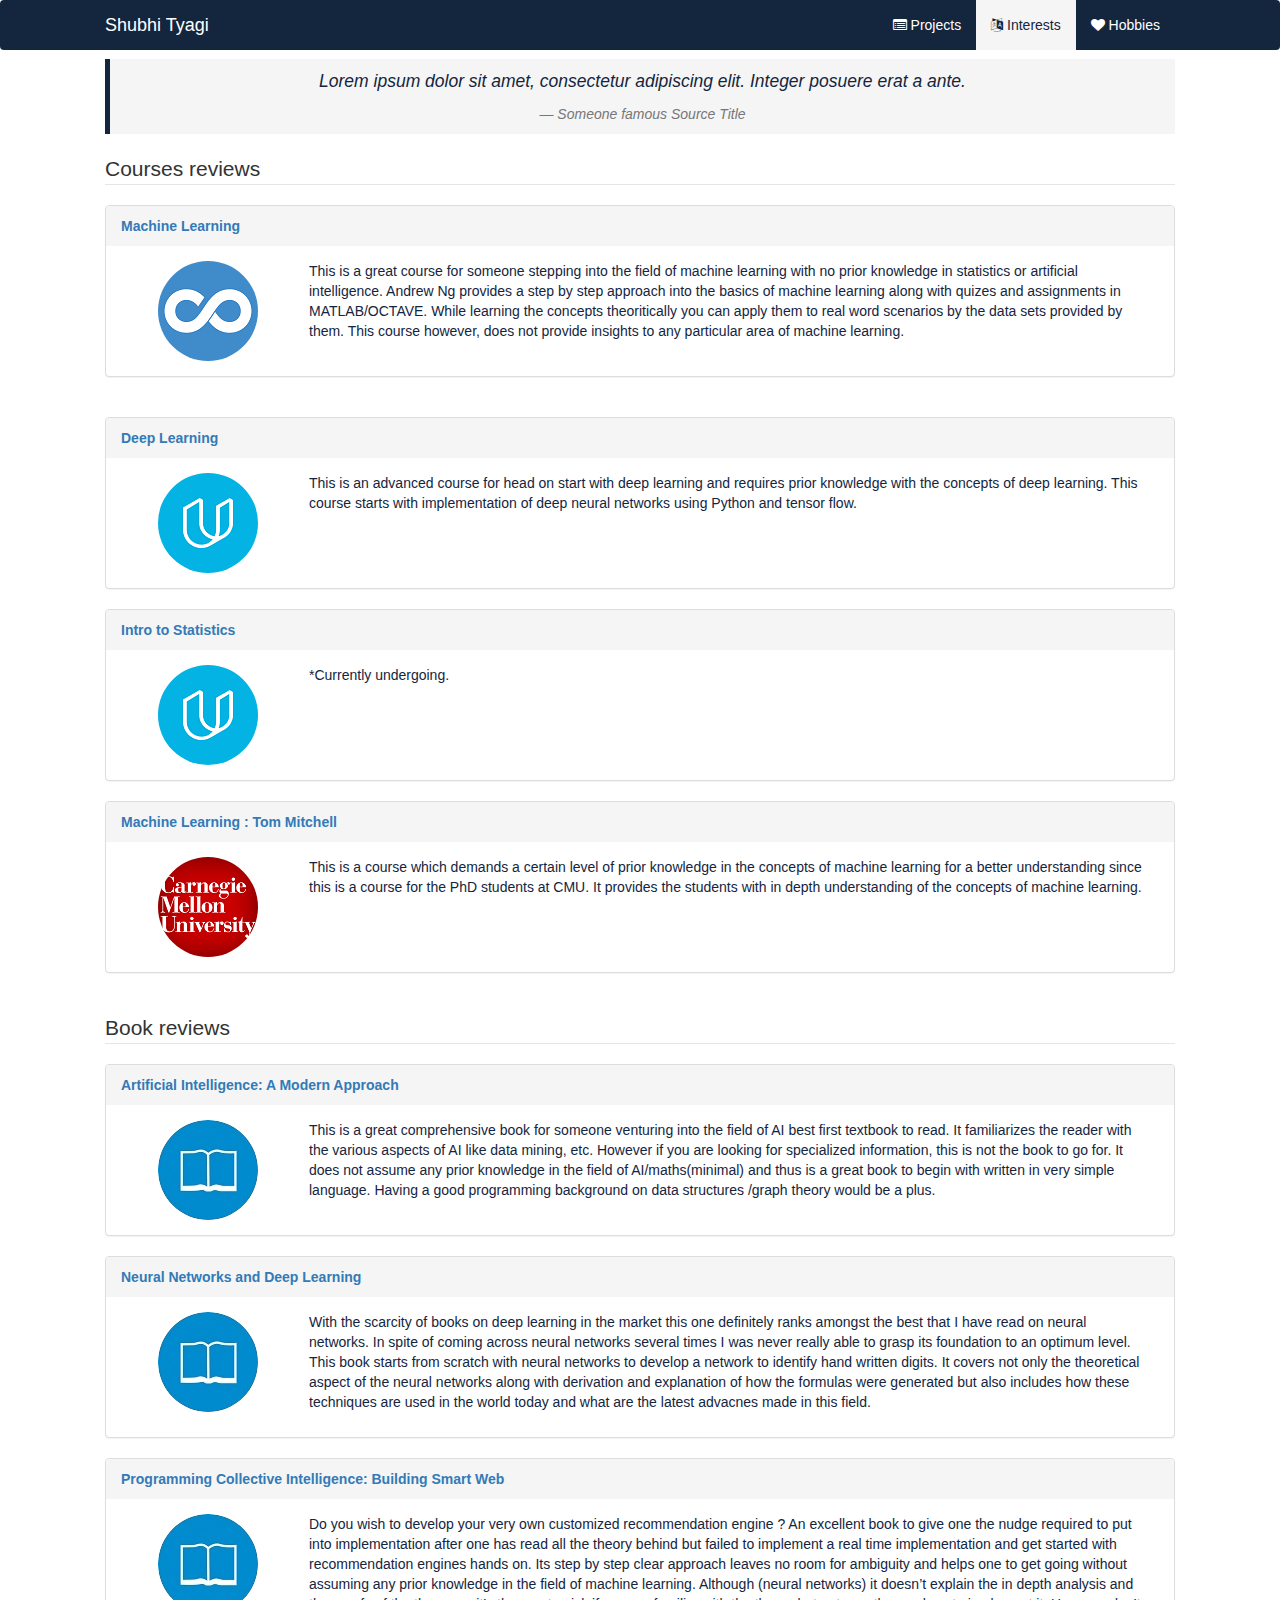
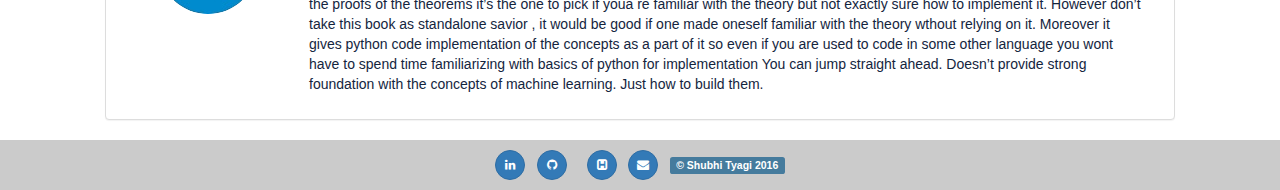
<file: html/interests.html>
<!DOCTYPE html>
<html lang="en">
<head>
    <meta charset="utf-8">
    <meta name="viewport" content="width=device-width, initial-scale=1">
    <link rel="stylesheet" href="http://maxcdn.bootstrapcdn.com/bootstrap/3.3.6/css/bootstrap.min.css">
    <script src="https://ajax.googleapis.com/ajax/libs/jquery/1.12.2/jquery.min.js"></script>
    <script src="http://maxcdn.bootstrapcdn.com/bootstrap/3.3.6/js/bootstrap.min.js"></script>
    <link rel="stylesheet" href="https://maxcdn.bootstrapcdn.com/font-awesome/4.6.2/css/font-awesome.min.css">
    <link rel="stylesheet" href="../css/styles.css"> 
    <link rel="icon" type="image/png" href="../images/favicon.ico">
    <title>Shubhi Tyagi</title>
</head>

<body>
<nav class="navbar navbar-default">
    <div class="container">
        <div class="navbar-header">
            <button type="button" class="navbar-toggle collapsed" data-toggle="collapse" data-target="#collapsemenu">
                <span class="icon-bar"></span><span class="icon-bar"></span><span class="icon-bar"></span>
            </button>
            <a href="../index.html" class="navbar-brand">Shubhi Tyagi</a>
        </div>
        <div class="collapse navbar-collapse" id="collapsemenu">
            <ul class="nav navbar-nav navbar-right">
                <li><a href="../html/projects.html"><i class="fa fa-list-alt" aria-hidden="true"></i> Projects</a></li>
                <li class="active"><a href="#"><i class="fa fa-language" aria-hidden="true"></i> Interests</a></li>
                <li><a href="../html/hobbies.html"><i class="fa fa-heart"></i> Hobbies</a></li>
            </ul>
        </div>
    </div>
</nav>
    
<div class="container">
    <blockquote class="text-center">
            <p>Lorem ipsum dolor sit amet, consectetur adipiscing elit. Integer posuere erat a ante.</p>
            <small>Someone famous <cite title="Source Title">Source Title</cite></small>
    </blockquote>
    <legend>Courses reviews</legend>
    <div class="panel-group">
        <div class="panel panel-default">
            <div class="panel-heading"><a href="https://www.coursera.org/learn/machine-learning">Machine Learning</a></div>
            <div class="panel-body">
                <div class="col-md-2 col-xs-4">
                    <img class="img-responsive img-circle center-block" src="../images/coursera.png">
                </div>
                <div class="col-md-10 col-xs-8 padding">
                    <p>This is a great course for someone stepping into the field of machine learning with no prior knowledge in statistics or artificial intelligence. Andrew Ng provides a step by step approach into the basics of machine learning along with quizes and assignments in MATLAB/OCTAVE. While learning the concepts theoritically you can apply them to real word scenarios by the data sets provided by them. This course however, does not provide insights to any particular area of machine learning.
                    </p>
                </div>   
            </div>
        </div>
        <br>
        <!--<div class="panel panel-default">
            <div class="panel-heading">edx course title</div>
            <div class="panel-body">
                <div class="col-md-2 col-xs-4">
                    <img class="img-responsive img-circle center-block" src="../images/edx.png">
                </div>
                <div class="col-md-10 col-xs-8 padding">
                    <p>The objective of this project was to build a parser for RTF documents from scratch for providing modules for reusability, searching and other forms of data analysis of unstructured data. It extracted sections from a given RTF document including thers.
                    </p>
                </div>    
            </div>
        </div>-->    
        <br>
        <div class="panel panel-default">
            <div class="panel-heading"><a href="https://www.udacity.com/course/deep-learning--ud730">Deep Learning</a></div>
            <div class="panel-body">
                <div class="col-md-2 col-xs-4">
                    <img class="img-responsive img-circle center-block" src="../images/Udacity.png">
                </div>
                <div class="col-md-10 col-xs-8">
                    <p>This is an advanced course for head on start with deep learning and requires prior knowledge with the concepts of deep learning. This course starts with implementation of deep neural networks using Python and tensor flow.
                    </p>
                </div>    
            </div>
        </div>    
        <br>
        <div class="panel panel-default">
            <div class="panel-heading"><a href="https://www.udacity.com/course/intro-to-statistics--st101">Intro to Statistics</a></div>
            <div class="panel-body">
                <div class="col-md-2 col-xs-4">
                    <img class="img-responsive img-circle center-block" src="../images/Udacity.png">
                </div>
                <div class="col-md-10 col-xs-8">
                    <p>*Currently undergoing.
                    </p>
                </div>    
            </div>
        </div>    
        <br>
        <div class="panel panel-default">
            <div class="panel-heading"><a href="http://www.cs.cmu.edu/~tom/10701_sp11/lectures.shtml">Machine Learning : Tom Mitchell</a></div>
            <div class="panel-body">
                <div class="col-md-2 col-xs-4">
                    <img class="img-responsive img-circle center-block" src="../images/CMU.png">
                </div>
                <div class="col-md-10 col-xs-8 padding">
                    <p>This is a course which demands a certain level of prior knowledge in the concepts of machine learning for a better understanding since this is a course for the PhD students at CMU.  It provides the students with in depth understanding of the concepts of machine learning.
                    </p>
                </div>   
            </div>
        </div>    
    </div>
    <br>
    <legend>Book reviews</legend>
    <div class="panel-group">
        <div class="panel panel-default">
            <div class="panel-heading"><a href="http://www.amazon.com/Artificial-Intelligence-Modern-Approach-3rd/dp/0136042597/ref=sr_1_1?s=books&ie=UTF8&qid=1462806637&sr=1-1&keywords=modern+approach+to+artificial+intelligence">Artificial Intelligence: A Modern Approach</a></div>
            <div class="panel-body">
                <div class="col-md-2 col-xs-4">
                    <img class="img-responsive img-circle center-block" src="../images/book.png">
                </div>
                <div class="col-md-10 col-xs-8 padding">
                    <p>This is a great comprehensive book for someone venturing into the field of AI best first textbook to read. It familiarizes the reader with the various aspects of AI like data mining, etc. However if you are looking for specialized information, this is not the book to go for. It does not assume any prior knowledge in the field of AI/maths(minimal) and thus is a great book to begin with written in very simple language. Having a good programming background on data structures /graph theory would be a plus.
                    </p>
                </div>
            </div>
        </div>
        <br>
        <div class="panel panel-default">
            <div class="panel-heading"><a href="http://neuralnetworksanddeeplearning.com/index.html">Neural Networks and Deep Learning</a></div>
            <div class="panel-body">
                <div class="col-md-2 col-xs-4">
                    <img class="img-responsive img-circle center-block" src="../images/book.png">
                </div>
                <div class="col-md-10 col-xs-8 padding">
                    <p>With the scarcity of books on deep learning in the market this one definitely ranks amongst the best that I have read on neural networks. In spite of coming across neural networks several times I was never really able to grasp its foundation to an optimum level. This book starts from scratch with neural networks to develop a network to identify hand written digits. It covers not only the theoretical aspect of the neural networks along with derivation and explanation of how the formulas were generated but also includes how these techniques are used in the world today and what are the latest advacnes made in this field.
                    </p>
                </div>
            </div>
        </div>
        <br>
        <div class="panel panel-default">
            <div class="panel-heading"><a href="http://www.amazon.com/Programming-Collective-Intelligence-Building-Applications/dp/0596529325
">Programming Collective Intelligence: Building Smart Web</a></div>
            <div class="panel-body">
                <div class="col-md-2 col-xs-4">
                    <img class="img-responsive img-circle center-block" src="../images/book.png">
                </div>
                <div class="col-md-10 col-xs-8 padding">
                    <p>Do you wish to develop your very own customized recommendation engine ? An excellent book to give one the nudge required to put into implementation after one has read all the theory behind but failed to implement a real time implementation and get started with recommendation engines hands on. Its step by step clear approach leaves no room for ambiguity and helps one to get going without assuming any prior knowledge in the field of machine learning. Although (neural networks) it doesn’t explain the in depth analysis and the proofs of the theorems it’s the one to pick if youa re familiar with the theory but not exactly sure how to implement it. However don’t take this book as standalone savior , it would be good if one made oneself familiar with the theory wthout relying on it. Moreover it gives python code implementation of the concepts as a part of it so even if you are used to code in some other language you wont have to spend time familiarizing with basics of python for implementation You can jump straight ahead. Doesn’t provide strong foundation with the concepts of machine learning. Just how to build them.

                    </p>
                </div>
            </div>
        </div>
    </div>
</div>
<footer class="text-center">
    <a type="button" href="https://in.linkedin.com/in/shubhi-tyagi-425426ab" class="btn btn-primary btn-circle"><i class="fa fa-linkedin" aria-hidden="true"></i></a>&nbsp;&nbsp;
    <a type="button" href="https://github.com/ShubhiTyagi05" target="_blank" class="btn btn-primary btn-circle"><i class="fa fa-github" aria-hidden="true"></i></a>&nbsp;&nbsp;&nbsp;&nbsp;
    <a type="button" href="https://www.hackerearth.com/@shubhi18" class="btn btn-primary btn-circle"><i class="fa fa-h-square" aria-hidden="true"></i></a>&nbsp;&nbsp;
    <a type="button" href="mailto:tyagi.shubhi@yahoo.com" class="btn btn-primary btn-circle"><i class="fa fa-envelope" aria-hidden="true"></i></a>&nbsp;&nbsp;
    <span class="label label-default">© Shubhi Tyagi 2016</span>
</footer>    
    
</body>
</html>
</file>
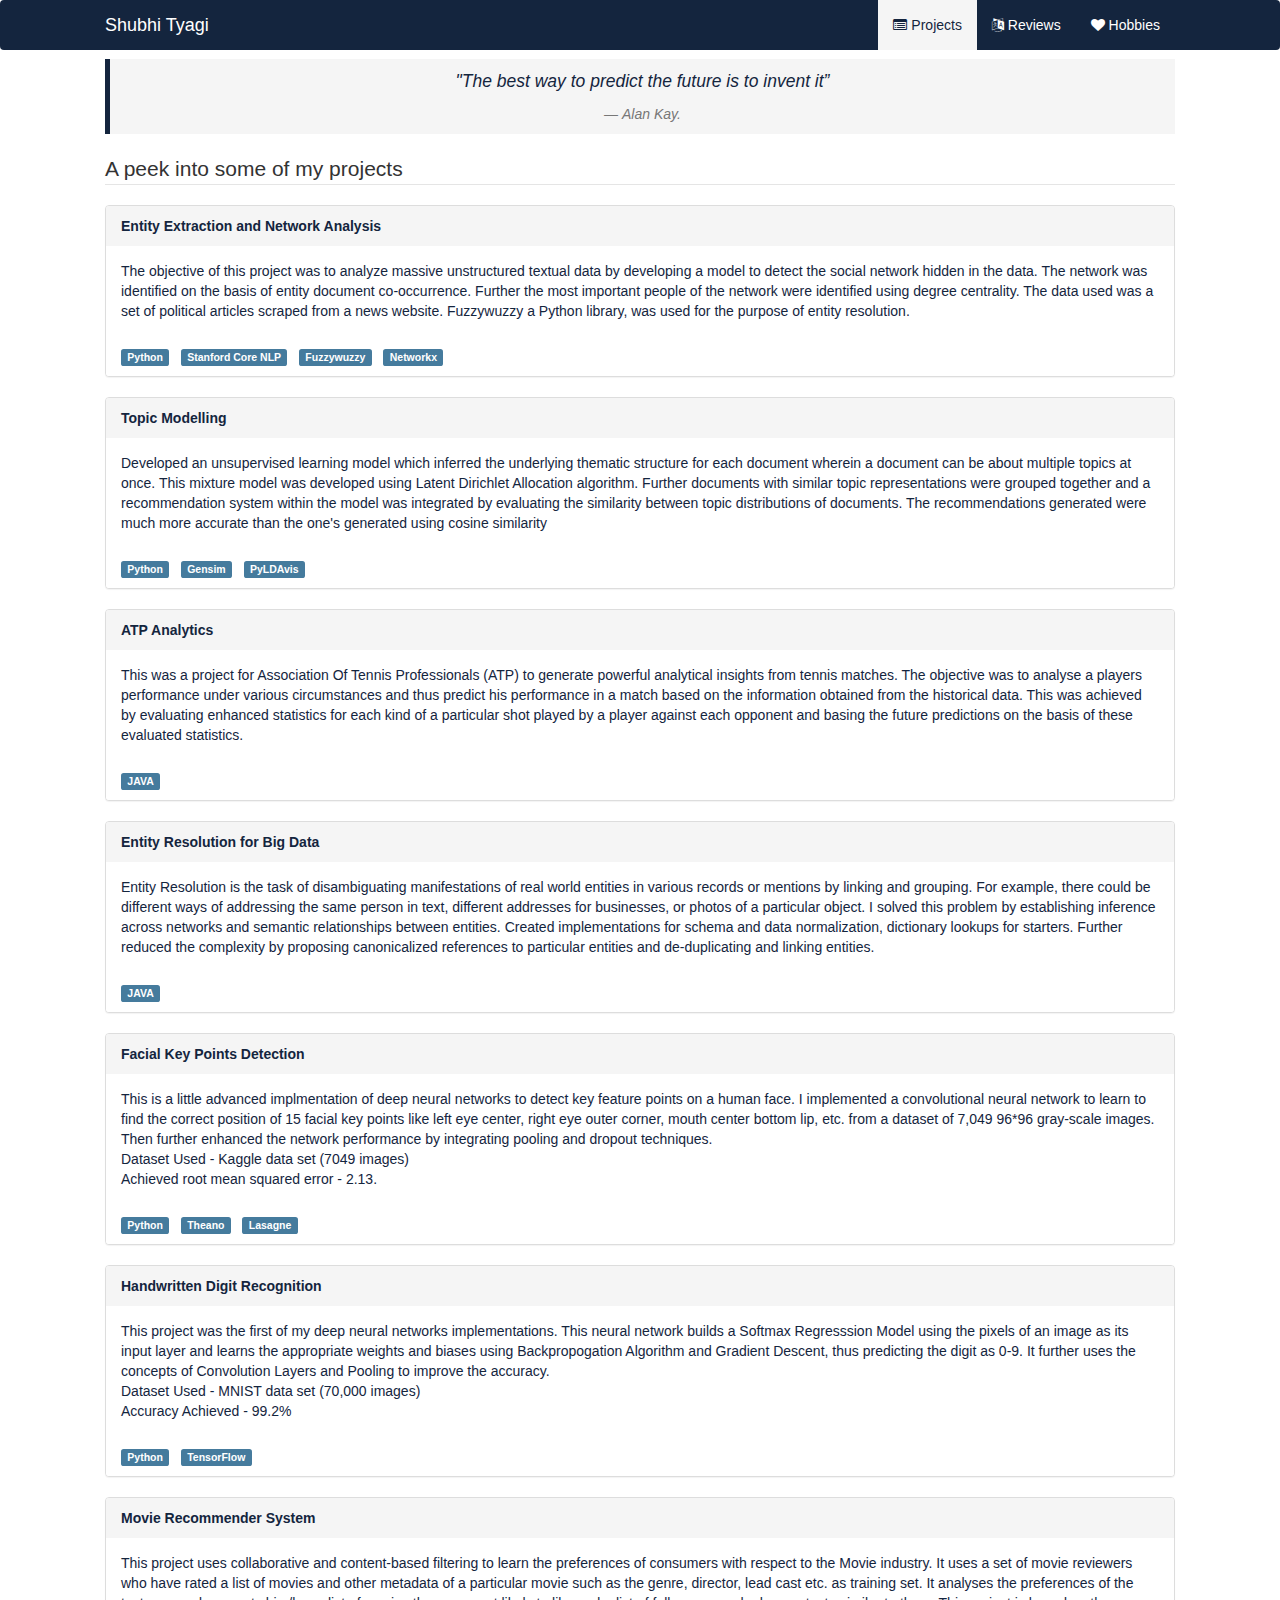
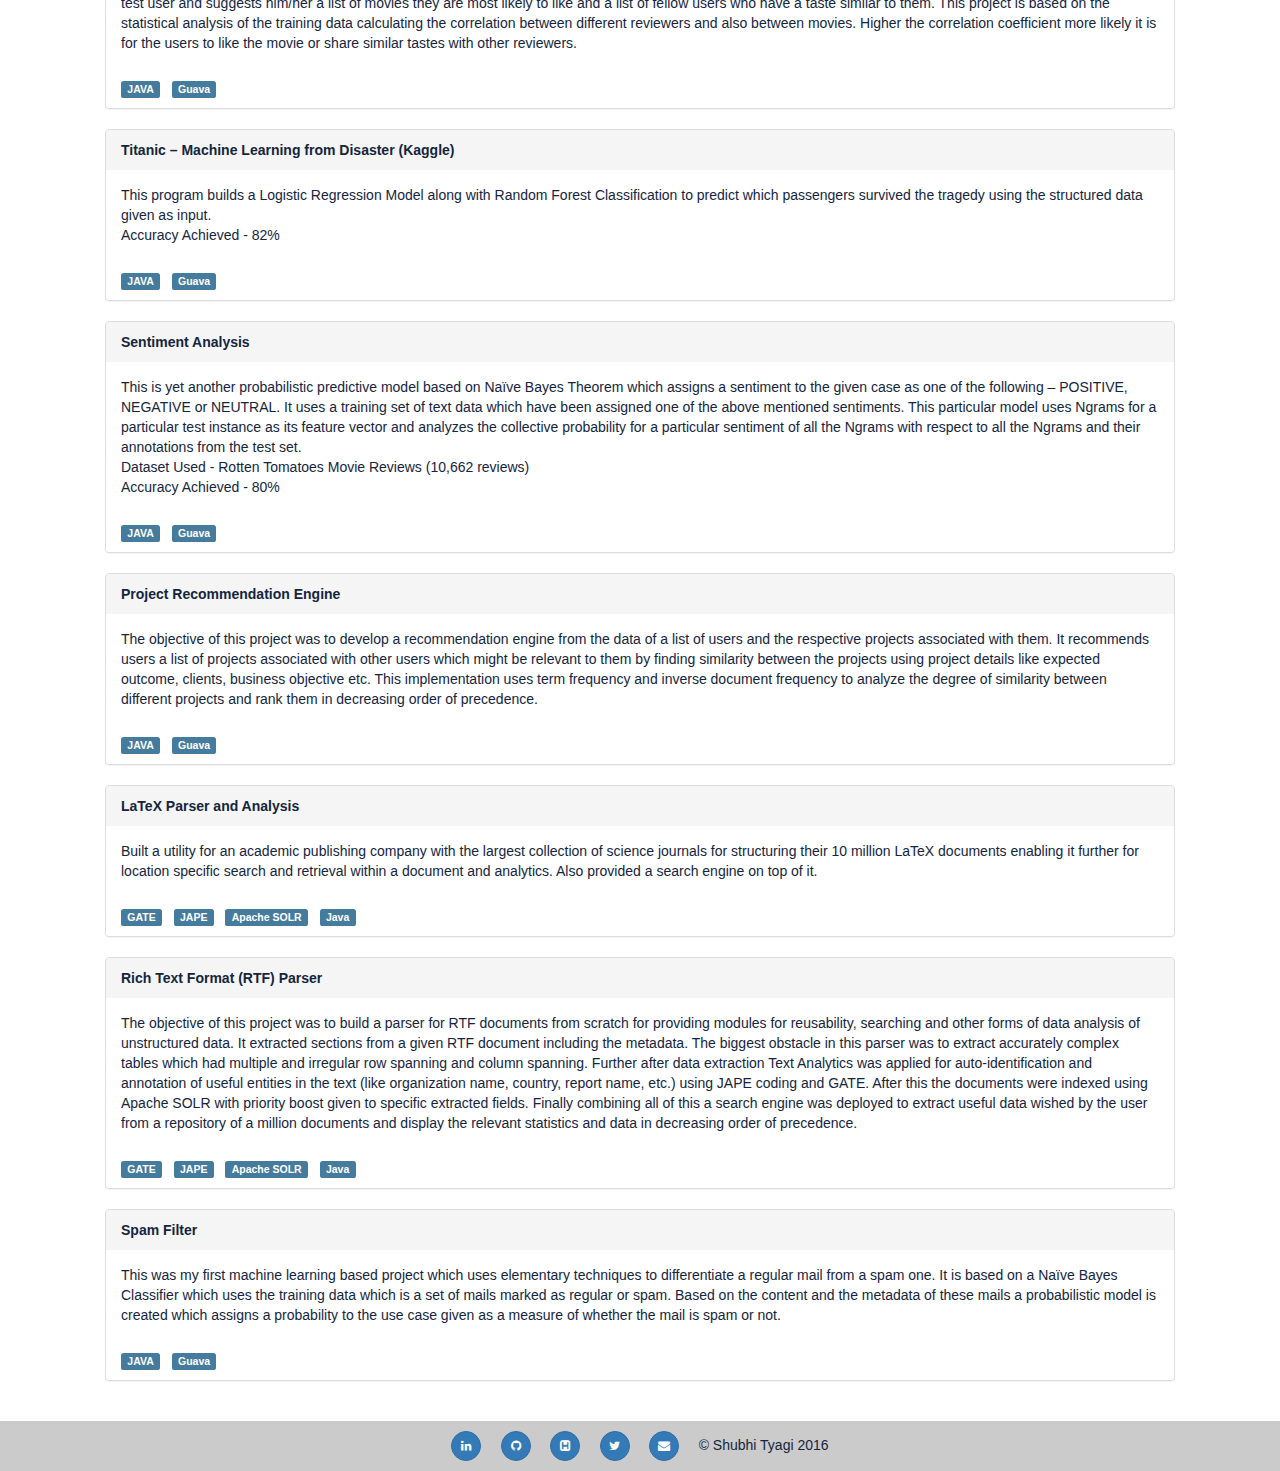
<file: html/projects.html>
<!DOCTYPE html>
<html lang="en">
<head>
    <meta charset="utf-8">
    <meta name="viewport" content="width=device-width, initial-scale=1">
    <link rel="stylesheet" href="http://maxcdn.bootstrapcdn.com/bootstrap/3.3.6/css/bootstrap.min.css">
    <script src="https://ajax.googleapis.com/ajax/libs/jquery/1.12.2/jquery.min.js"></script>
    <script src="http://maxcdn.bootstrapcdn.com/bootstrap/3.3.6/js/bootstrap.min.js"></script>
    <link rel="stylesheet" href="https://maxcdn.bootstrapcdn.com/font-awesome/4.6.2/css/font-awesome.min.css">
    <link rel="stylesheet" href="../css/styles.css"> 
    <link rel="icon" type="image/png" href="../images/favicon.ico">
    <title>Shubhi Tyagi | Project Implementations</title>
</head>
<body>

    
<nav class="navbar navbar-default">
    <div class="container">
        <div class="navbar-header">
            <button type="button" class="navbar-toggle collapsed" data-toggle="collapse" data-target="#collapsemenu">
                <span class="icon-bar"></span><span class="icon-bar"></span><span class="icon-bar"></span>
            </button>
            <a href="../index.html" class="navbar-brand">Shubhi Tyagi</a>
        </div>
        <div class="collapse navbar-collapse" id="collapsemenu">
            <ul class="nav navbar-nav navbar-right">
                <li class="active"><a href="#"><i class="fa fa-list-alt" aria-hidden="true"></i> Projects</a></li>
                <li><a href="../html/reviews.html"><i class="fa fa-language" aria-hidden="true"></i> Reviews</a></li>
                <li><a href="../html/hobbies.html"><i class="fa fa-heart"></i> Hobbies</a></li>
            </ul>
        </div>
    </div>
</nav>

<div class="container">
    <blockquote class="text-center">
        <p>"The best way to predict the future is to invent it”</p>
        <small>Alan Kay<cite title="Source Title">.</cite></small>
    </blockquote>
    <legend>A peek into some of my projects</legend>
    <div class="panel-group">
        <div class="panel panel-default">
            <div class="panel-heading">Entity Extraction and Network Analysis</div>
            <div class="panel-body">
                <p>  The objective of this project was to analyze massive unstructured textual data by developing a model to detect the social network hidden in the data. The network was identified on the basis of entity document co-occurrence. Further the most important people of the network were identified using degree centrality. The data used was a set of political articles scraped from a news website. Fuzzywuzzy a Python library, was used for the purpose of entity resolution.
                </p>
            </div>
            <div class="panel-footer">
                <span class="label label-primary">Python</span>&nbsp;&nbsp;
                <span class="label label-primary">Stanford Core NLP</span>&nbsp;&nbsp;
                <span class="label label-primary">Fuzzywuzzy</span>&nbsp;&nbsp;
                <span class="label label-primary">Networkx</span>&nbsp;&nbsp;
            </div>
        </div>
        <br>    
        <div class="panel panel-default">
            <div class="panel-heading">Topic Modelling</div>
            <div class="panel-body">
                <p> Developed an unsupervised learning model which inferred the underlying thematic structure for each document wherein a document can be about multiple topics at once. This mixture model was developed using Latent Dirichlet Allocation algorithm. Further documents with similar topic representations were grouped together and a recommendation system within the model was integrated by evaluating the similarity between topic distributions of documents. The recommendations generated were much more accurate than the one's generated using cosine similarity
                </p>
            </div>
            <div class="panel-footer">
                <span class="label label-primary">Python</span>&nbsp;&nbsp;
                <span class="label label-primary">Gensim</span>&nbsp;&nbsp;
                <span class="label label-primary">PyLDAvis</span>&nbsp;&nbsp;
            </div>
        </div>
        <br>
        <div class="panel panel-default">
            <div class="panel-heading">ATP Analytics</div>
            <div class="panel-body">
                <p> This was a project for Association Of Tennis Professionals (ATP) to generate powerful analytical insights from tennis matches. The objective was to analyse a players performance under various circumstances and thus predict his performance in a match based on the information obtained from the historical data. This was achieved by evaluating enhanced statistics for each kind of a particular shot played by a player against each opponent and basing the future predictions on the basis of these evaluated statistics.  
                </p>
            </div>
            <div class="panel-footer">
                <span class="label label-primary">JAVA</span>&nbsp;&nbsp;
            </div>
        </div>
        <br>
        <div class="panel panel-default">
            <div class="panel-heading">Entity Resolution for Big Data</div>
            <div class="panel-body">
                <p>Entity Resolution is the task of disambiguating manifestations of real world entities in various records or mentions by linking and grouping. For example, there could be different ways of addressing the same person in text, different addresses for businesses, or photos of a particular object. I solved this problem by establishing inference across networks and semantic relationships between entities. Created implementations for schema and data normalization, dictionary lookups for starters. Further reduced the complexity by proposing canonicalized references to particular entities and de-duplicating and linking entities.
                </p>
            </div>
            <div class="panel-footer">
                <span class="label label-primary">JAVA</span>&nbsp;&nbsp;
            </div>
        </div>
        <br>
        <div class="panel panel-default">
            <div class="panel-heading">Facial Key Points Detection</div>
            <div class="panel-body">
                <p>This is a little advanced implmentation of deep neural networks to detect key feature points on a human face. I implemented a convolutional neural network to learn to find the correct position of 15 facial key points like left eye center, right eye outer corner, mouth center bottom lip, etc. from a dataset of 7,049 96*96 gray-scale images. Then further enhanced the network performance by integrating pooling and dropout techniques.
                <br>
                Dataset Used      - Kaggle  data set (7049 images)
                <br>
                Achieved root mean squared error - 2.13.
                </p>
            </div>
            <div class="panel-footer">
                <span class="label label-primary">Python</span>&nbsp;&nbsp;
                <span class="label label-primary">Theano</span>&nbsp;&nbsp;
                <span class="label label-primary">Lasagne</span>&nbsp;&nbsp;
            </div>
        </div>
        <br>
        <div class="panel panel-default">
            <div class="panel-heading">Handwritten Digit Recognition </div>
            <div class="panel-body">
                <p>This project was the first of my deep neural networks implementations. This neural network builds a Softmax Regresssion Model using the pixels of an image as its input layer and learns the appropriate weights and biases using Backpropogation Algorithm and Gradient Descent, thus predicting the digit as 0-9. It further uses the concepts of Convolution Layers and Pooling to improve the accuracy.
                <br>
                Dataset Used      - MNIST data set (70,000 images)
                <br>
                Accuracy Achieved - 99.2%
                </p>
            </div>
            <div class="panel-footer">
                <span class="label label-primary">Python</span>&nbsp;&nbsp;
                <span class="label label-primary">TensorFlow</span>&nbsp;&nbsp;
            </div>
        </div>
        <br>
        <div class="panel panel-default">
            <div class="panel-heading">Movie Recommender System </div>
            <div class="panel-body">
                <p>This project uses collaborative and content-based filtering to learn the preferences of consumers with respect to the Movie industry. It uses a set of movie reviewers who have rated a list of movies and other metadata of a particular movie such as the genre, director, lead cast etc. as training set. It analyses the preferences of the test user and suggests him/her a list of movies they are most likely to like and a list of fellow users who have a taste similar to them. This project is based on the statistical analysis of the training data calculating the correlation between different reviewers and also between movies. Higher the correlation coefficient more likely it is for the users to like the movie or share similar tastes with other reviewers.
                </p>
            </div>
            <div class="panel-footer">
                <span class="label label-primary">JAVA</span>&nbsp;&nbsp;
                <span class="label label-primary">Guava</span>&nbsp;&nbsp;
            </div>
        </div>
        <br>
         <div class="panel panel-default">
            <div class="panel-heading">Titanic – Machine Learning from Disaster (Kaggle)</div>
            <div class="panel-body">
                <p>This program builds a Logistic Regression Model along with Random Forest Classification to predict which passengers survived the tragedy using the structured data given as input. 
                <br>
                Accuracy Achieved - 82%
                </p>
            </div>
            <div class="panel-footer">
                <span class="label label-primary">JAVA</span>&nbsp;&nbsp;
                <span class="label label-primary">Guava</span>&nbsp;&nbsp;
            </div>
        </div>
        <br>
        <div class="panel panel-default">
            <div class="panel-heading">Sentiment Analysis </div>
            <div class="panel-body">
                <p>This is yet another probabilistic predictive model based on Naïve Bayes Theorem which assigns a sentiment to the given case as one of the following – POSITIVE, NEGATIVE or NEUTRAL. It uses a training set of text data which have been assigned one of the above mentioned sentiments. This particular model uses Ngrams for a particular test instance as its feature vector and analyzes the collective probability for a particular sentiment of all the Ngrams with respect to all the Ngrams and their annotations from the test set.
                <br>
                Dataset Used      - Rotten Tomatoes Movie Reviews (10,662 reviews)
                <br>
                Accuracy Achieved - 80%
                </p>
            </div>
            <div class="panel-footer">
                <span class="label label-primary">JAVA</span>&nbsp;&nbsp;
                <span class="label label-primary">Guava</span>&nbsp;&nbsp;
            </div>
        </div>
        <br>
        <div class="panel panel-default">
            <div class="panel-heading">Project Recommendation Engine</div>
            <div class="panel-body">
                <p>The objective of this project was to develop a recommendation engine from the data of a list of users and the respective projects associated with them. It recommends users a list of projects associated with other users which might be relevant to them by finding similarity between the projects using project details like expected outcome, clients, business objective etc. This implementation uses term frequency and inverse document frequency to analyze the degree of similarity between different projects and rank them in decreasing order of precedence.
                </p>
            </div>
            <div class="panel-footer">
                <span class="label label-primary">JAVA</span>&nbsp;&nbsp;
                <span class="label label-primary">Guava</span>&nbsp;&nbsp;
            </div>
        </div>
        <br>
        <div class="panel panel-default">
            <div class="panel-heading">LaTeX Parser and Analysis </div>
            <div class="panel-body">
                <p>Built a utility for an academic publishing company with the largest collection of science journals for structuring their 10 million LaTeX documents enabling it further for location specific search and retrieval within a document and analytics. Also provided a search engine on top of it.
                </p>
            </div>
            <div class="panel-footer">
                <span class="label label-primary">GATE</span>&nbsp;&nbsp;
                <span class="label label-primary">JAPE</span>&nbsp;&nbsp;
                <span class="label label-primary">Apache SOLR</span>&nbsp;&nbsp;
                <span class="label label-primary">Java</span>
            </div>
        </div>
        <br>
        <div class="panel panel-default">
            <div class="panel-heading bold">Rich Text Format (RTF) Parser</div>
            <div class="panel-body">
                <p>The objective of this project was to build a parser for RTF documents from scratch for providing modules for reusability, searching and other forms of data analysis of unstructured data. It extracted sections from a given RTF document including the metadata. The biggest obstacle in this parser was to extract accurately complex tables which had multiple and irregular row spanning and column spanning. Further after data extraction Text Analytics was applied for auto-identification and annotation of useful entities in the text (like organization name, country, report name, etc.) using JAPE coding and GATE. After this the documents were indexed using Apache SOLR with priority boost given to specific extracted fields. Finally combining all of this a search engine was deployed to extract useful data wished by the user from a repository of a million documents and display the relevant statistics and data in decreasing order of precedence.
                </p>
            </div>
            <div class="panel-footer">
                <span class="label label-primary">GATE</span>&nbsp;&nbsp;
                <span class="label label-primary">JAPE</span>&nbsp;&nbsp;
                <span class="label label-primary">Apache SOLR</span>&nbsp;&nbsp;
                <span class="label label-primary">Java</span>
            </div>
        </div>
        <br>
        <div class="panel panel-default">
            <div class="panel-heading bold">Spam Filter </div>
            <div class="panel-body">
                <p>This was my first machine learning based project which uses elementary techniques to differentiate a regular mail from a spam one. It is based on a Naïve Bayes Classifier which uses the training data which is a set of mails marked as regular or spam. Based on the content and the metadata of these mails a probabilistic model is created which assigns a probability to the use case given as a measure of whether the mail is spam or not. 
                </p>
            </div>
            <div class="panel-footer">
                <span class="label label-primary">JAVA</span>&nbsp;&nbsp;
                <span class="label label-primary">Guava</span>&nbsp;&nbsp;
            </div>
        </div>
        <br>
    </div>
</div>  
<footer class="text-center">
    <a type="button" href="https://in.linkedin.com/in/shubhityagi" target="_blank" class="btn btn-primary btn-circle"><i class="fa fa-linkedin" aria-hidden="true"></i></a>&nbsp;&nbsp;&nbsp;&nbsp;
    <a type="button" href="https://github.com/ShubhiTyagi05" target="_blank" class="btn btn-primary btn-circle"><i class="fa fa-github" aria-hidden="true"></i></a>&nbsp;&nbsp;&nbsp;&nbsp;
    <a type="button" href="https://www.hackerearth.com/@shubhi18" target="_blank" class="btn btn-primary btn-circle"><i class="fa fa-h-square" aria-hidden="true"></i></a>&nbsp;&nbsp;&nbsp;&nbsp;
    <a type="button" href="https://twitter.com/shubhityagi05" target="_blank" class="btn btn-primary btn-circle"><i class="fa fa-twitter" aria-hidden="true"></i></a>&nbsp;&nbsp;&nbsp;&nbsp;
    <a type="button" href="mailto:tyagi.shubhi@yahoo.com" class="btn btn-primary btn-circle"><i class="fa fa-envelope" aria-hidden="true"></i></a>&nbsp;&nbsp;&nbsp;&nbsp;
    <span>© Shubhi Tyagi 2016</span>
</footer>
    
</body>
</html>
</file>
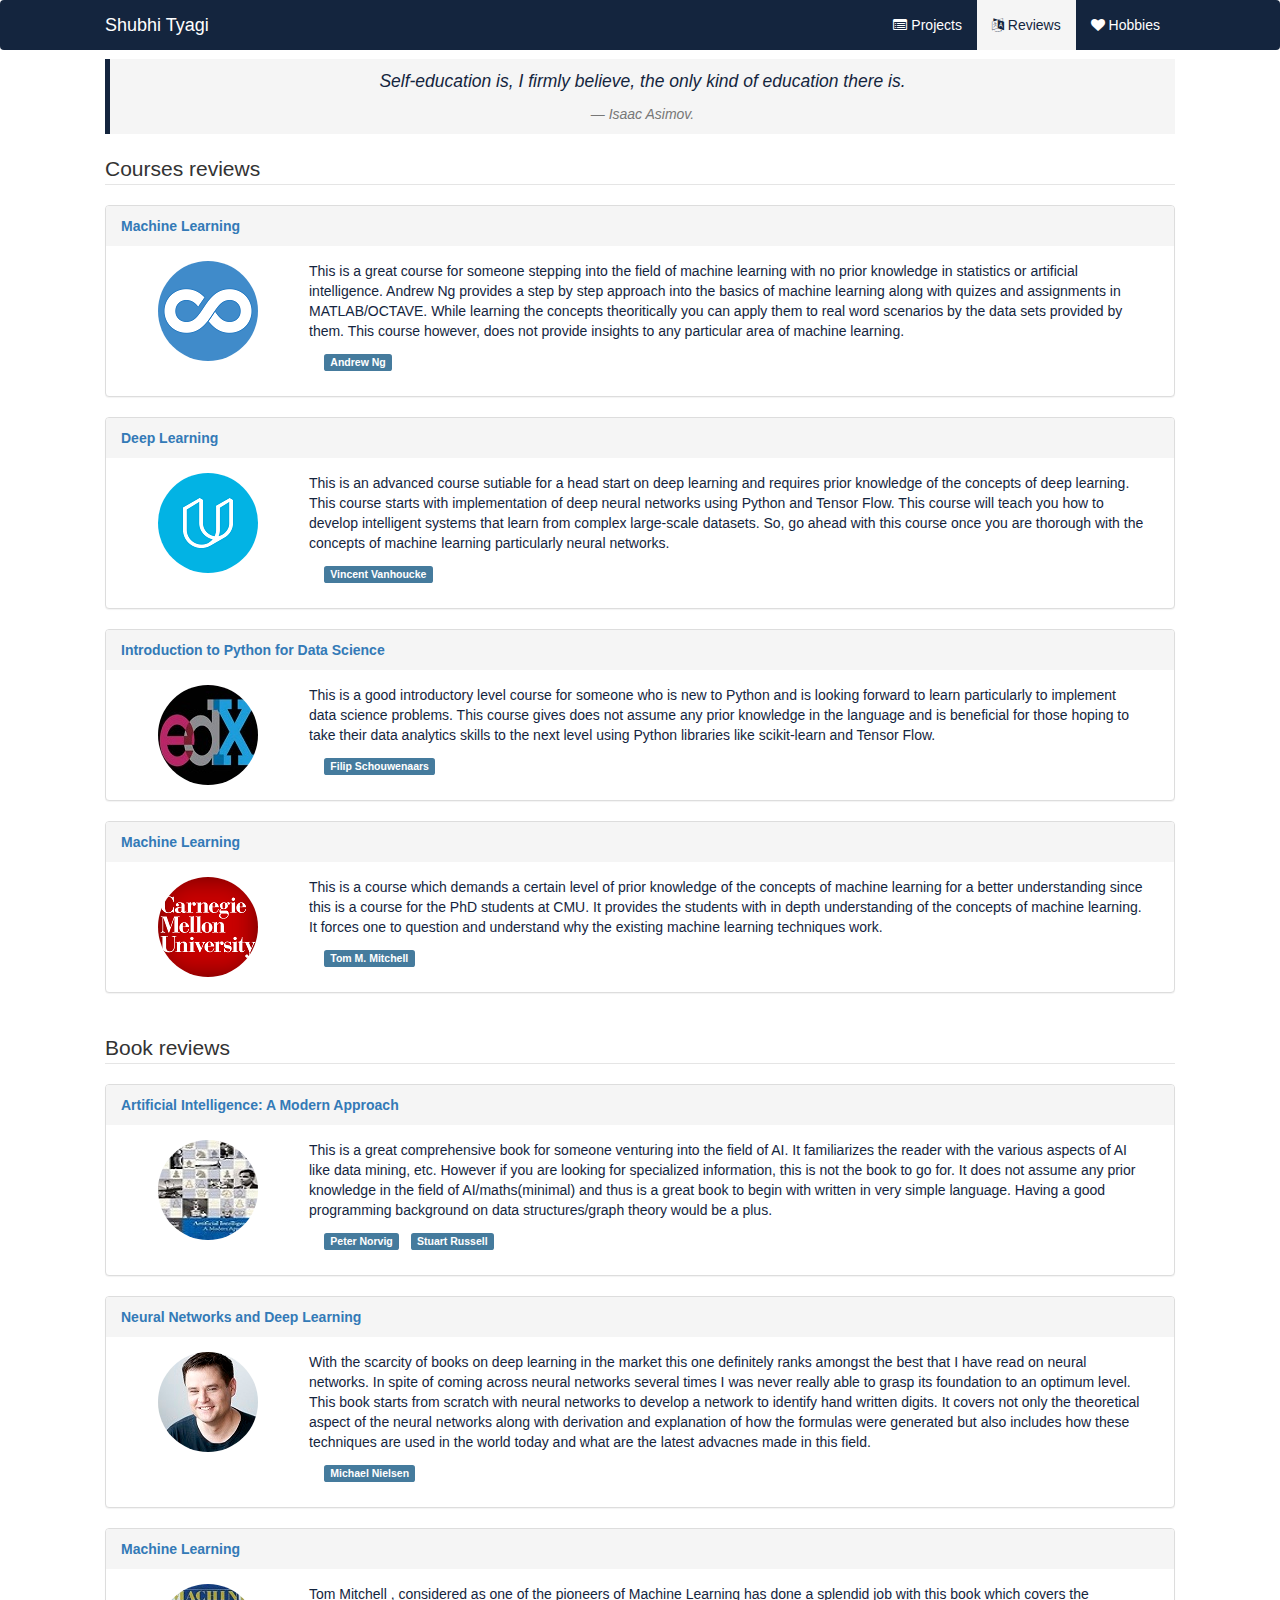
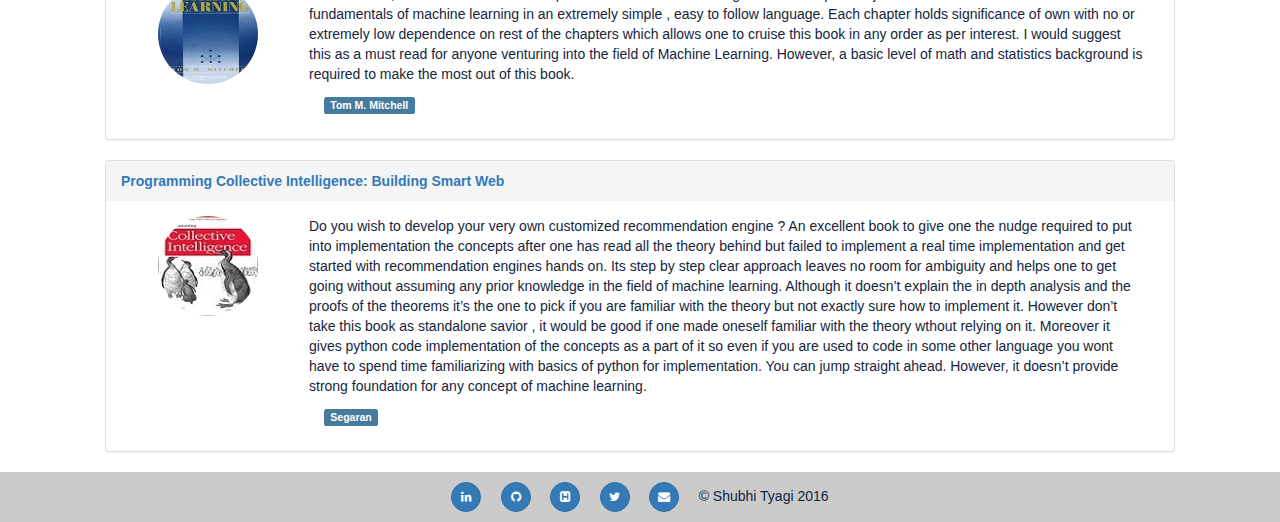
<file: html/reviews.html>
<!DOCTYPE html>
<html lang="en">
<head>
    <meta charset="utf-8">
    <meta name="viewport" content="width=device-width, initial-scale=1">
    <link rel="stylesheet" href="http://maxcdn.bootstrapcdn.com/bootstrap/3.3.6/css/bootstrap.min.css">
    <script src="https://ajax.googleapis.com/ajax/libs/jquery/1.12.2/jquery.min.js"></script>
    <script src="http://maxcdn.bootstrapcdn.com/bootstrap/3.3.6/js/bootstrap.min.js"></script>
    <link rel="stylesheet" href="https://maxcdn.bootstrapcdn.com/font-awesome/4.6.2/css/font-awesome.min.css">
    <link rel="stylesheet" href="../css/styles.css"> 
    <link rel="icon" type="image/png" href="../images/favicon.ico">
    <title>Shubhi Tyagi | Reviews on Courses and Books</title>
</head>

<body>
<nav class="navbar navbar-default">
    <div class="container">
        <div class="navbar-header">
            <button type="button" class="navbar-toggle collapsed" data-toggle="collapse" data-target="#collapsemenu">
                <span class="icon-bar"></span><span class="icon-bar"></span><span class="icon-bar"></span>
            </button>
            <a href="../index.html" class="navbar-brand">Shubhi Tyagi</a>
        </div>
        <div class="collapse navbar-collapse" id="collapsemenu">
            <ul class="nav navbar-nav navbar-right">
                <li><a href="../html/projects.html"><i class="fa fa-list-alt" aria-hidden="true"></i> Projects</a></li>
                <li class="active"><a href="#"><i class="fa fa-language" aria-hidden="true"></i> Reviews</a></li>
                <li><a href="../html/hobbies.html"><i class="fa fa-heart"></i> Hobbies</a></li>
            </ul>
        </div>
    </div>
</nav>
    
<div class="container">
    <blockquote class="text-center">
            <p>Self-education is, I firmly believe, the only kind of education there is.</p>
            <small>Isaac Asimov<cite title="Source Title">.</cite></small>
    </blockquote>
    <legend>Courses reviews</legend>
    <div class="panel-group">
        <div class="panel panel-default">
            <div class="panel-heading"><a href="https://www.coursera.org/learn/machine-learning" target="_blank">Machine Learning</a></div>
            <div class="panel-body">
                <div class="col-sm-2 col-xs-12">
                    <img class="img-responsive img-circle center-block" src="../images/coursera.png">
                </div>
                <div class="col-sm-10 col-xs-12">
                    <p>This is a great course for someone stepping into the field of machine learning with no prior knowledge in statistics or artificial intelligence. Andrew Ng provides a step by step approach into the basics of machine learning along with quizes and assignments in MATLAB/OCTAVE. While learning the concepts theoritically you can apply them to real word scenarios by the data sets provided by them. This course however, does not provide insights to any particular area of machine learning.
                    </p>
                    <div class="panel-footer">
                        <span class="label label-primary">Andrew Ng</span>&nbsp;&nbsp;
                    </div>
                </div> 
            </div>
        </div>
        <br>
        <div class="panel panel-default">
            <div class="panel-heading"><a href="https://www.udacity.com/course/deep-learning--ud730" target="_blank">Deep Learning</a></div>
            <div class="panel-body">
                <div class="col-sm-2 col-xs-12">
                    <img class="img-responsive img-circle center-block" src="../images/Udacity.png">
                </div>
                <div class="col-sm-10 col-xs-12">
                    <p>This is an advanced course sutiable for a head start on deep learning and requires prior knowledge of the concepts of deep learning. This course starts with implementation of deep neural networks using Python and Tensor Flow. This course will teach you how to develop intelligent systems that learn from complex large-scale datasets. So, go ahead with this course once you are thorough with the concepts of machine learning particularly neural networks.
                    </p>
                    <div class="panel-footer">
                        <span class="label label-primary">Vincent Vanhoucke</span>&nbsp;&nbsp;
                    </div>
                </div> 
            </div>
        </div>    
        <br>
        <div class="panel panel-default">
            <div class="panel-heading"><a href="https://www.edx.org/course/introduction-python-data-science-microsoft-dat208x-1" target="_blank">Introduction to Python for Data Science</a></div>
            <div class="panel-body">
                <div class="col-sm-2 col-xs-12">
                    <img class="img-responsive img-circle center-block" src="../images/edx.jpg">
                </div>
                <div class="col-sm-10 col-xs-12">
                    <p>This is a good introductory level course for someone who is new to Python and is looking forward to learn particularly to implement data science problems. This course gives does not assume any prior knowledge in the language and is beneficial for those hoping to take their data analytics skills to the next level using Python libraries like scikit-learn and Tensor Flow.  
                    </p>
                    <div class="panel-footer">
                        <span class="label label-primary">Filip Schouwenaars</span>&nbsp;&nbsp;
                    </div>
                </div>
            </div>
        </div>    
        <br>
        <div class="panel panel-default">
            <div class="panel-heading"><a href="http://www.cs.cmu.edu/~tom/10701_sp11/lectures.shtml" target="_blank">Machine Learning</a></div>
            <div class="panel-body">
                <div class="col-sm-2 col-xs-12">
                    <img class="img-responsive img-circle center-block" src="../images/CMU.png">
                </div>
                <div class="col-sm-10 col-xs-12">
                    <p>This is a course which demands a certain level of prior knowledge of the concepts of machine learning for a better understanding since this is a course for the PhD students at CMU.  It provides the students with in depth understanding of the concepts of machine learning. It forces one to question and understand why the existing machine learning techniques work.
                    </p>
                    <div class="panel-footer">
                        <span class="label label-primary">Tom M. Mitchell</span>&nbsp;&nbsp;
                    </div>
                </div> 
            </div>
        </div>    
    </div>
    <br>
    <legend>Book reviews</legend>
    <div class="panel-group">
        <div class="panel panel-default">
            <div class="panel-heading"><a href="http://www.amazon.com/Artificial-Intelligence-Modern-Approach-3rd/dp/0136042597/ref=sr_1_1?s=books&ie=UTF8&qid=1462806637&sr=1-1&keywords=modern+approach+to+artificial+intelligence" target="_blank">Artificial Intelligence: A Modern Approach</a></div>
            <div class="panel-body">
                <div class="col-sm-2 col-xs-12">
                    <img class="img-responsive img-circle center-block" src="../images/AIMA.jpg">
                </div>
                <div class="col-sm-10 col-xs-12">
                    <p>This is a great comprehensive book for someone venturing into the field of AI. It familiarizes the reader with the various aspects of AI like data mining, etc. However if you are looking for specialized information, this is not the book to go for. It does not assume any prior knowledge in the field of AI/maths(minimal) and thus is a great book to begin with written in very simple language. Having a good programming background on data structures/graph theory would be a plus.
                    </p>
                    <div class="panel-footer">
                        <span class="label label-primary">Peter Norvig</span>&nbsp;&nbsp;
                        <span class="label label-primary">Stuart Russell</span>&nbsp;&nbsp;
                    </div>
                </div>
            </div>
        </div>
        <br>
        <div class="panel panel-default">
            <div class="panel-heading"><a href="http://neuralnetworksanddeeplearning.com/index.html" target="_blank">Neural Networks and Deep Learning</a></div>
            <div class="panel-body">
                <div class="col-sm-2 col-xs-12">
                    <img class="img-responsive img-circle center-block" src="../images/Michael_Nielsen.jpg">
                </div>
                <div class="col-sm-10 col-xs-12">
                    <p>With the scarcity of books on deep learning in the market this one definitely ranks amongst the best that I have read on neural networks. In spite of coming across neural networks several times I was never really able to grasp its foundation to an optimum level. This book starts from scratch with neural networks to develop a network to identify hand written digits. It covers not only the theoretical aspect of the neural networks along with derivation and explanation of how the formulas were generated but also includes how these techniques are used in the world today and what are the latest advacnes made in this field.
                    </p>
                    <div class="panel-footer">
                        <span class="label label-primary">Michael Nielsen</span>&nbsp;&nbsp;
                    </div>
                </div>
            </div>
        </div>
        <br>
        <div class="panel panel-default">
            <div class="panel-heading"><a href="http://www.amazon.com/Machine-Learning-Tom-M-Mitchell/dp/0070428077/ref=asap_bc?ie=UTF8" target="_blank">Machine Learning</a></div>
            <div class="panel-body">
                <div class="col-sm-2 col-xs-12">
                    <img class="img-responsive img-circle center-block" src="../images/tommitch.jpg">
                </div>
                <div class="col-sm-10 col-xs-12">
                    <p>Tom Mitchell , considered as one of the pioneers of Machine Learning has done a splendid job with this book which covers the fundamentals of machine learning in an extremely simple , easy to follow language. Each chapter holds significance of own with no or extremely low dependence on rest of the chapters which allows one to cruise this book in any order as per interest. I would suggest this as a must read for anyone venturing into the field of Machine Learning. However, a basic level of math and statistics background is required to make the most out of this book.
                    </p>
                    <div class="panel-footer">
                        <span class="label label-primary">Tom M. Mitchell</span>&nbsp;&nbsp;
                    </div>
                </div>
            </div>
        </div>
        <br>
        <div class="panel panel-default">
            <div class="panel-heading"><a href="https://www.amazon.com/Programming-Collective-Intelligence-Building-Applications/dp/0596529325?ie=UTF8&*Version*=1&*entries*=0" target="_blank">Programming Collective Intelligence: Building Smart Web</a></div>
            <div class="panel-body">
                <div class="col-sm-2 col-xs-12">
                    <img class="img-responsive img-circle center-block" src="../images/ProgrammingCollectiveIntelligence.jpg">
                </div>
                <div class="col-sm-10 col-xs-12">
                    <p>Do you wish to develop your very own customized recommendation engine ? An excellent book to give one the nudge required to put into implementation the concepts after one has read all the theory behind but failed to implement a real time implementation and get started with recommendation engines hands on. Its step by step clear approach leaves no room for ambiguity and helps one to get going without assuming any prior knowledge in the field of machine learning. Although it doesn’t explain the in depth analysis and the proofs of the theorems it’s the one to pick if you are familiar with the theory but not exactly sure how to implement it. However don’t take this book as standalone savior , it would be good if one made oneself familiar with the theory wthout relying on it. Moreover it gives python code implementation of the concepts as a part of it so even if you are used to code in some other language you wont have to spend time familiarizing with basics of python for implementation. You can jump straight ahead. However, it doesn’t provide strong foundation for any concept of machine learning.
                    </p>
                    <div class="panel-footer">
                        <span class="label label-primary">Segaran</span>&nbsp;&nbsp;
                    </div>
                </div>
            </div>
        </div>
    </div>
</div>
<footer class="text-center">
    <a type="button" href="https://in.linkedin.com/in/shubhityagi" target="_blank" class="btn btn-primary btn-circle"><i class="fa fa-linkedin" aria-hidden="true"></i></a>&nbsp;&nbsp;&nbsp;&nbsp;
    <a type="button" href="https://github.com/ShubhiTyagi05" target="_blank" class="btn btn-primary btn-circle"><i class="fa fa-github" aria-hidden="true"></i></a>&nbsp;&nbsp;&nbsp;&nbsp;
    <a type="button" href="https://www.hackerearth.com/@shubhi18" target="_blank" class="btn btn-primary btn-circle"><i class="fa fa-h-square" aria-hidden="true"></i></a>&nbsp;&nbsp;&nbsp;&nbsp;
    <a type="button" href="https://twitter.com/shubhityagi05" target="_blank" class="btn btn-primary btn-circle"><i class="fa fa-twitter" aria-hidden="true"></i></a>&nbsp;&nbsp;&nbsp;&nbsp;
    <a type="button" href="mailto:tyagi.shubhi@yahoo.com" class="btn btn-primary btn-circle"><i class="fa fa-envelope" aria-hidden="true"></i></a>&nbsp;&nbsp;&nbsp;&nbsp;
    <span>© Shubhi Tyagi 2016</span>
</footer>
    
</body>
</html>
</file>
<file: css/styles.css>
/*-------STARTS HERE-----------------------------COMMON CSS---------------------------------*/
.container{
    padding-left: 50px;
    padding-right: 50px;
}


/*FOR FOOTER BUTTONS*/
.btn-circle {
  width: 30px;
  height: 30px;
  text-align: center;
  padding: 6px 0;
  font-size: 12px;
  line-height: 1.428571429;
  border-radius: 15px;
}




.navbar {
    margin-bottom: 9px;
}

/* Nav Menu item */
.navbar-default .navbar-nav>li>a {
    color: white;
}

/* Nav Menu item on hover */
.navbar-default .navbar-nav>li>a:hover{
    color: #14253E;
    background-color: white;
}

/*Nav Menu item selected/focus */
.navbar-default .navbar-nav>.active>a, .navbar-default .navbar-nav>.active>a:focus, .navbar-default .navbar-nav>.active>a:hover {
    color: #14253E;
    background-color: whitesmoke;
}


/*Brand text*/
.navbar-default .navbar-brand {
    color: white;
}

/*Brand text*/
.navbar-default .navbar-brand:hover {
    color: #14253E;
    background-color: white;
}


/*default nav bar color*/
.navbar-default {
    background-color: #14253E;
    border-color: #14253E;
    border: none;
}

/*body*/
body {
    font-family: "Helvetica Neue",Helvetica,Arial,sans-serif;
    font-size: 14px;
    line-height: 1.42857143;
    color: #14253E;
    background-color: white;
}


/* quotation*/
blockquote {
    background-color: #F5F5F5;
    padding: 10px 20px;
    margin: 0 0 20px;
    font-size: 17.5px;
    border-left: 5px solid #14253E;
    font-style: italic;
}


/*Title of reviews and projects page*/
.panel-default>.panel-heading {
    color: #14253E;
    background-color: #F5F5F5;
    border-color: #ddd;
    font-weight: bold;
}


/*Footer of reviews and projects page*/
.panel-footer {
    padding-top: 0px;
    padding-right: 15px;
    padding-bottom: 10px;
    padding-left: 15px;
    background-color: white;
}


/*hights tags in projects */
.label{
    color: white;
    background-color: #457B9D;
}


/* Footer*/
footer {
    background-color: #CBCBCB;
    height: 50px;
    padding: 10px;
}


/*-----------------START--------------------------HOBBIES-------------------------------------------------*/
/*modal*/
.modal-dialog{
    max-width:800px;
    width: auto;
    height: 100%;
}
.modal-body{
    padding: 0px;
}
.modal-header{
    padding: 9px;
    text-align: center;
}
.modal-footer{
    padding: 5px;
}

/*thumbnail on homepage*/
.thumbnail .caption {
    padding-top: 0px;
    padding-right: 9px;
    padding-bottom: 0px;
    padding-left: 9px;
    color: #14253E;
}


/*adding padding for the link*/
.pixoto{
    padding-bottom: 20px;
}


/*-------------------------------------------HOBBIES----------END---------------------------------------*/
</file>
